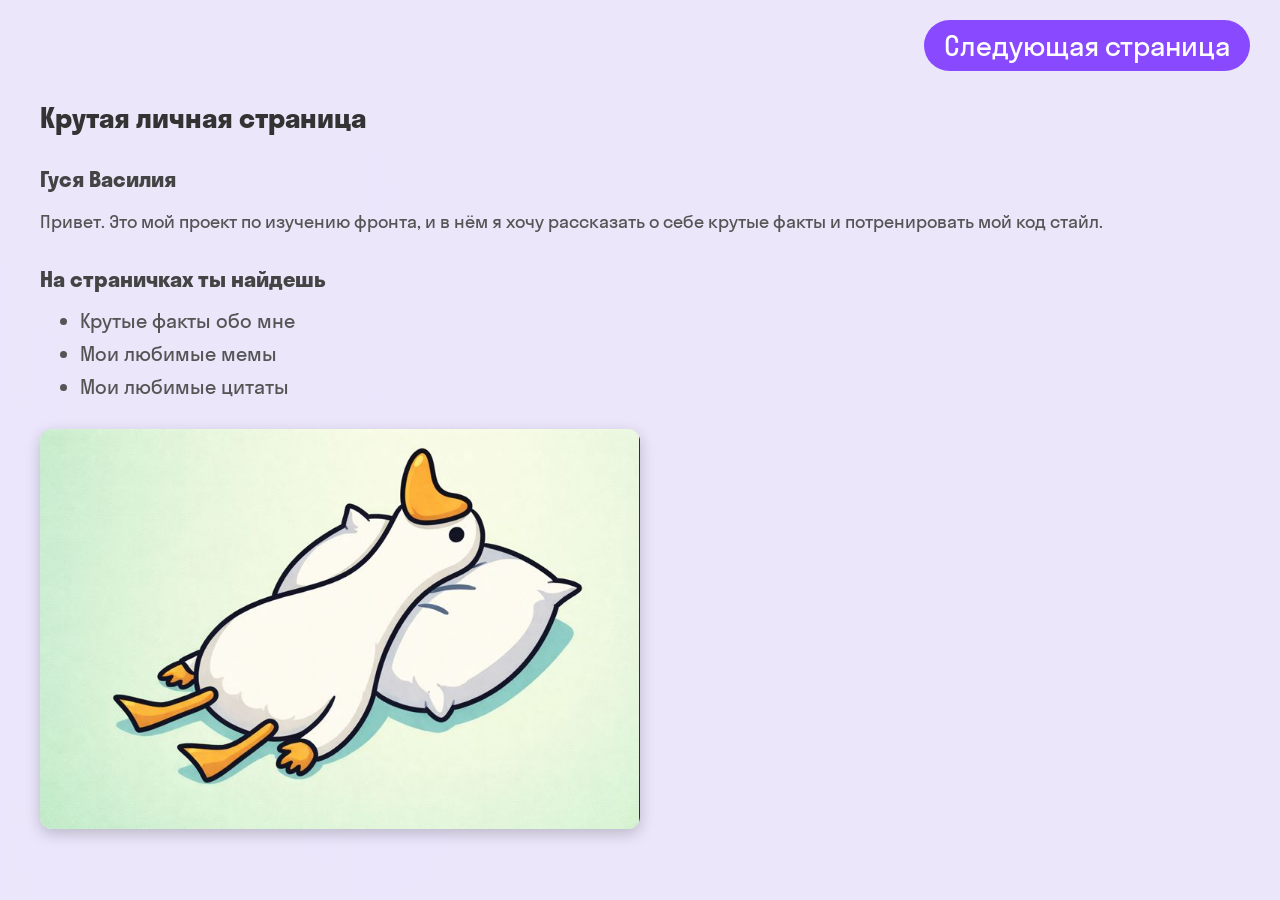
<file: index.html>
<!DOCTYPE html>
<html lang="ru">
<head>
    <meta charset="UTF-8">
    <meta name="viewport" content="width=device-width, initial-scale=1.0">
    <title>My_personal_page</title>
    <link rel="stylesheet" href="./style.css">
</head>
<body>
    <div class="content">

        <a href="facts.html" class="next-page">Следующая страница</a>

        <div>
            <h1>Крутая личная страница</h1>
        </div>

        <div>
            <h2>Гуся Василия</h2>
            <p>Привет. Это мой проект по изучению фронта, и в нём я хочу рассказать о себе крутые факты и потренировать мой код стайл.</p>
        </div>

        <div>
            <h2>На страничках ты найдешь</h2>
            <ul>
                <li>Крутые факты обо мне</li>
                <li>Мои любимые мемы</li>
                <li>Мои любимые цитаты</li>
            </ul>
        </div>

        <img src="./images/goose.jpeg" alt="Гусь">
    </div>
</body>
</html>
</file>
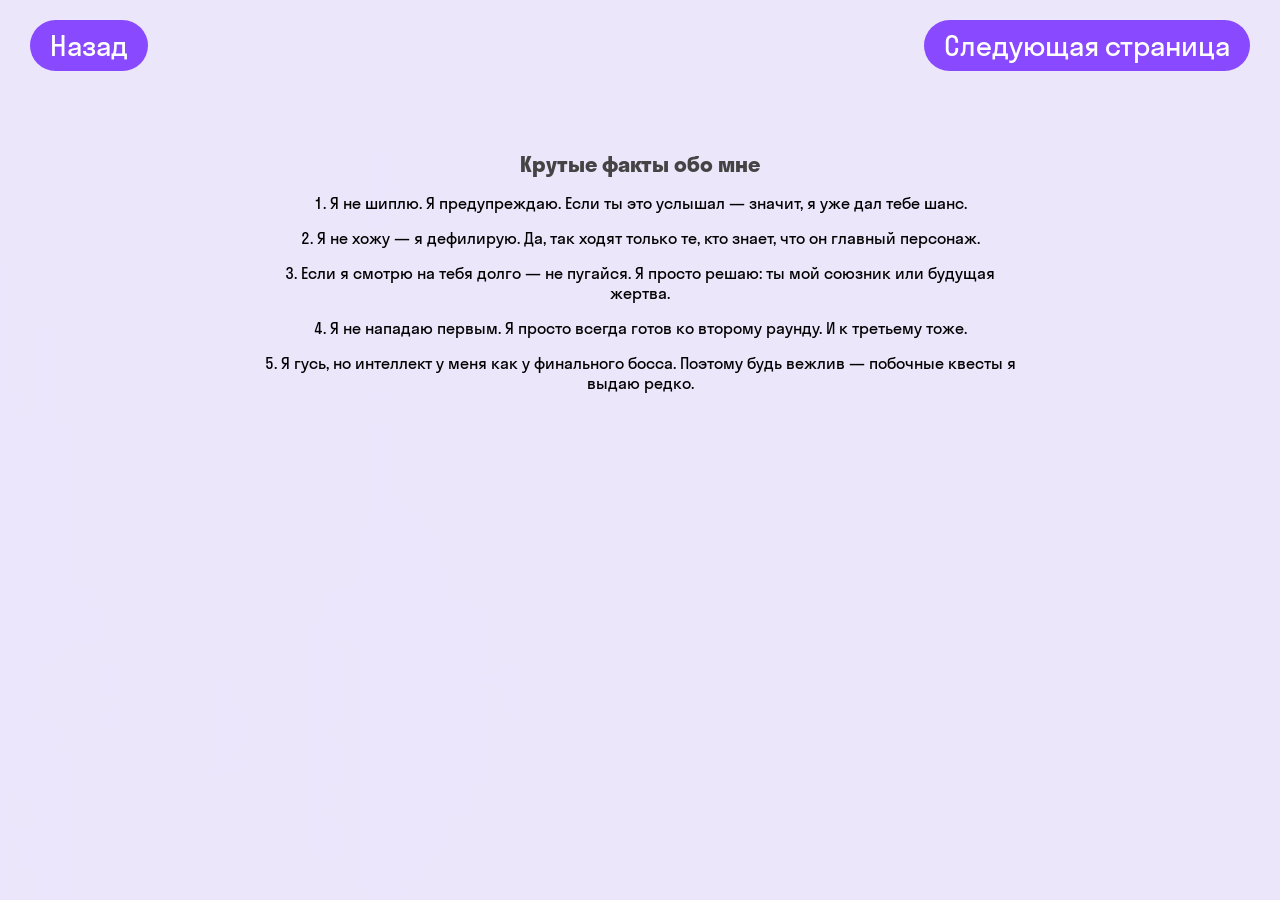
<file: facts.html>
<!DOCTYPE html>
<html lang="ru">
<head>
    <meta charset="UTF-8">
    <meta name="viewport" content="width=device-width, initial-scale=1.0">
    <title>Факты обо мне</title>
    <link rel="stylesheet" href="./style.css">
</head>
<body>
    <div class="content">

        <a href="index.html" class="prev-page">Назад</a>
        <a href="memes.html" class="next-page">Следующая страница</a>

        <div class="facts-text">
            <h2>Крутые факты обо мне</h2>
            <ol>
                <li>Я не шиплю. Я предупреждаю. Если ты это услышал — значит, я уже дал тебе шанс.</li>
                <li>Я не хожу — я дефилирую. Да, так ходят только те, кто знает, что он главный персонаж.</li>
                <li>Если я смотрю на тебя долго — не пугайся. Я просто решаю: ты мой союзник или будущая жертва.</li>
                <li>Я не нападаю первым. Я просто всегда готов ко второму раунду. И к третьему тоже.</li>
                <li>Я гусь, но интеллект у меня как у финального босса. Поэтому будь вежлив — побочные квесты я выдаю редко.</li>
            </ol>
        </div>
    </div>
</body>
</html>
</file>
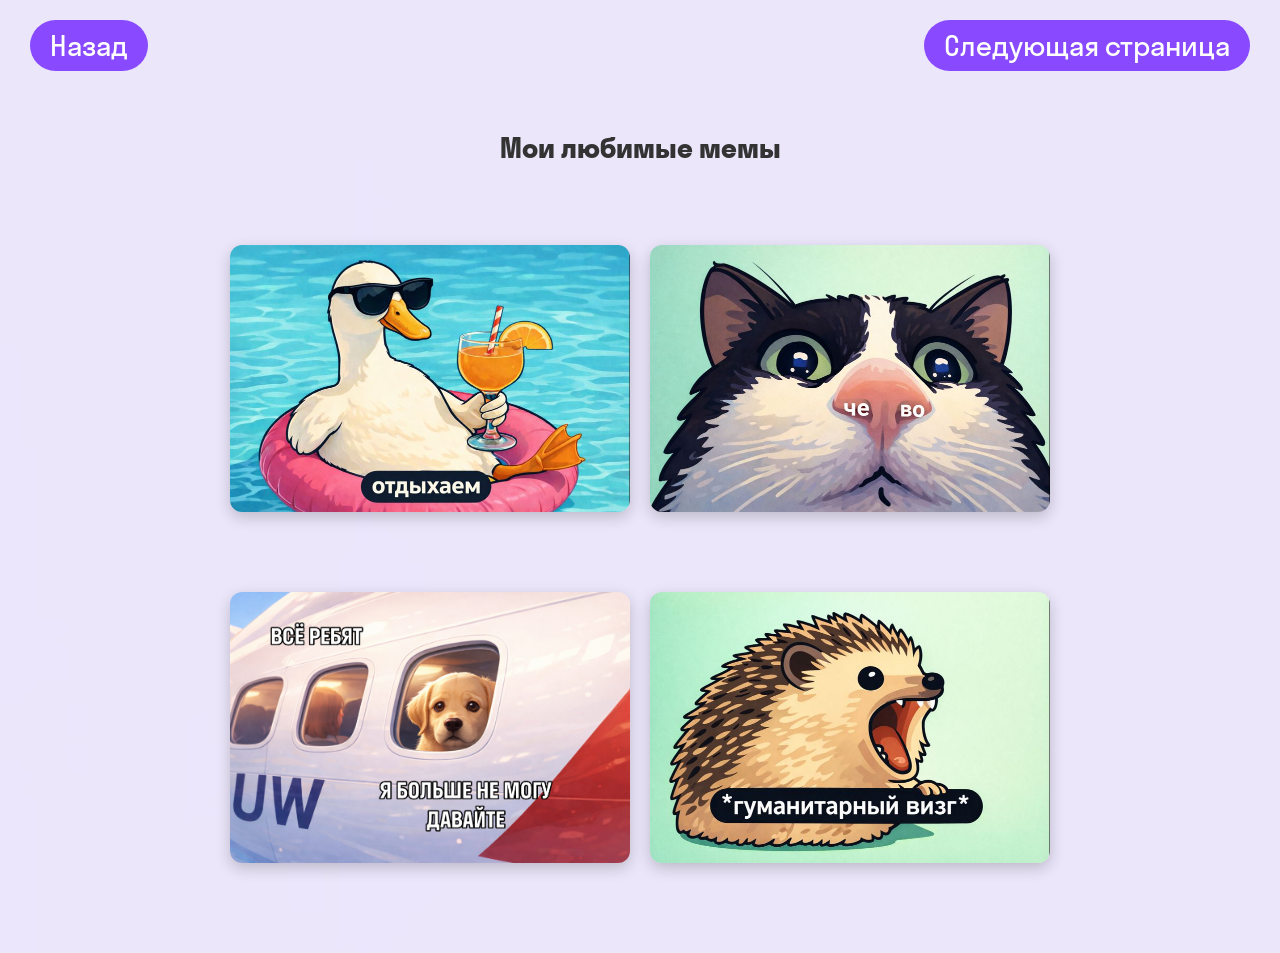
<file: memes.html>
<!DOCTYPE html>
<html lang="ru">
<head>
    <meta charset="UTF-8">
    <meta name="viewport" content="width=device-width, initial-scale=1.0">
    <title>Мои любимые мемы</title>
    <link rel="stylesheet" href="./style.css">
</head>
<body>
    <div class="content">
        <a href="facts.html" class="prev-page">Назад</a>
        <a href="quotes.html" class="next-page">Следующая страница</a>
        <h1 class="centered">Мои любимые мемы</h1>
        <div class="meme-gallery">
            <img src="./images/meme1.jpeg" alt="Капибара">
            <img src="./images/meme2.jpeg" alt="Капибара">
            <img src="./images/meme3.png" alt="Капибара">
            <img src="./images/meme4.jpeg" alt="Капибара">
        </div>
    </div>
</body>
</html>
</file>
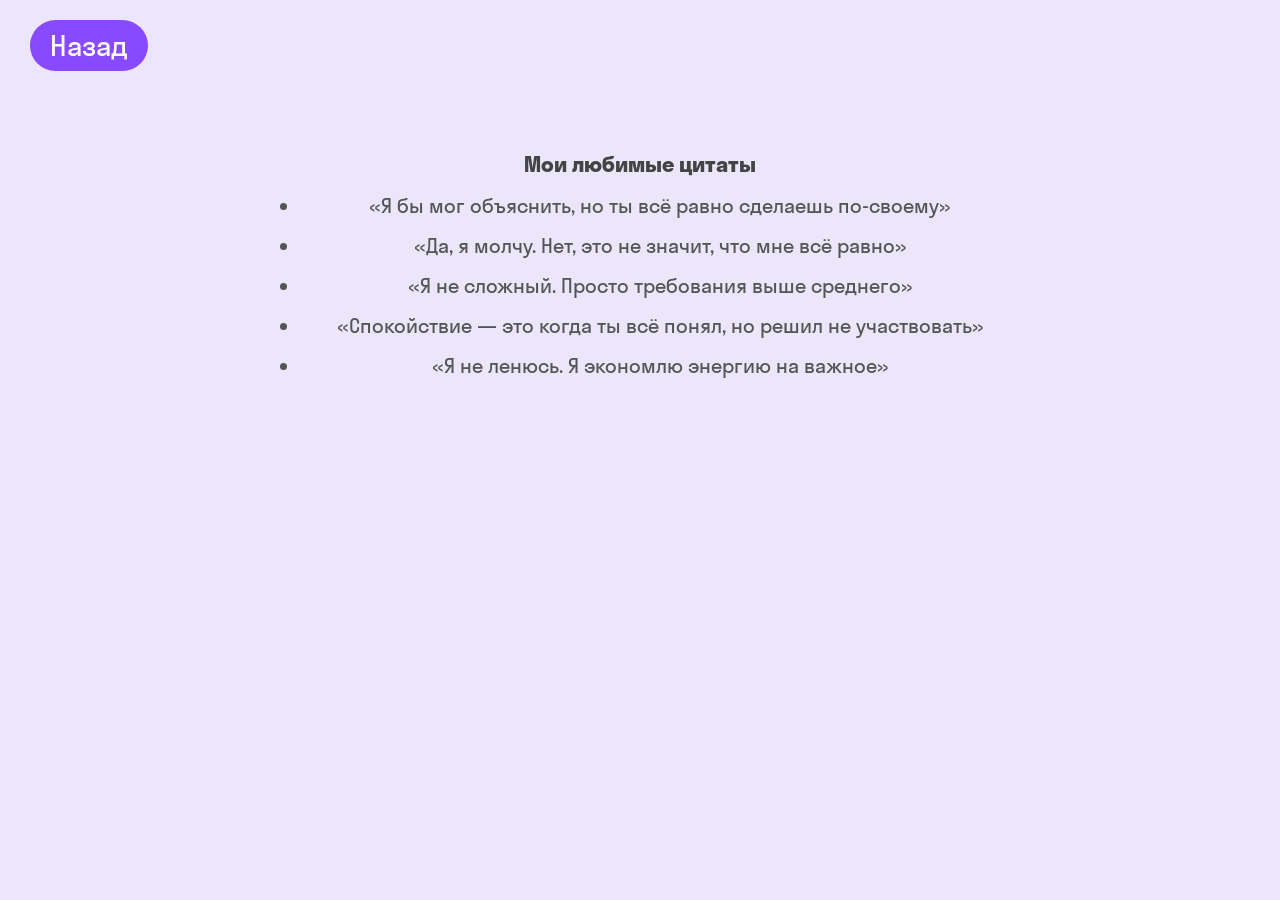
<file: quotes.html>
<!DOCTYPE html>
<html lang="ru">
<head>
    <meta charset="UTF-8">
    <meta name="viewport" content="width=device-width, initial-scale=1.0">
    <title>Мои любимые цитаты</title>
    <link rel="stylesheet" href="./style.css">
</head>
<body>
    <div class="content">
        <a href="memes.html" class="prev-page">Назад</a>

        <div class="facts-text">
            <h2>Мои любимые цитаты</h2>
            <ul>
                <li>«Я бы мог объяснить, но ты всё равно сделаешь по-своему»</li>
                <li>«Да, я молчу. Нет, это не значит, что мне всё равно»</li>
                <li>«Я не сложный. Просто требования выше среднего»</li>
                <li>«Спокойствие — это когда ты всё понял, но решил не участвовать»</li>
                <li>«Я не ленюсь. Я экономлю энергию на важное»</li>
            </ul>
        </div>
    </div>
</body>
</html>
</file>
<file: style.css>
@import url('fonts/main_font.css');

* {
    margin: 0;
    padding: 0;
    box-sizing: border-box;
    font-family: 'StratosSkyeng', sans-serif;
}

body {
    font-family: 'StratosSkyeng', sans-serif;
}

.content {
    min-height: 100vh;
    background-image: url(./images/background.jpg);
    background-size: cover;
    background-position: center;
    background-repeat: no-repeat;
    padding: 100px 40px 40px 40px;
    position: relative;
}

a {
    display: block;
    background-color: #894AFF;
    color: white;
    padding: 11px 30px;
    border-radius: 50px;
    text-decoration: none;
    font-size: 38px;
    position: absolute;
    width: auto;
    z-index: 10;
}

.next-page {
    top: 40px;
    right: 80px;
}

.prev-page {
    top: 40px;
    left: 80px;
}

h1 {
    font-size: 36px;
    margin-bottom: 20px;
    color: #333;
}

h2 {
    font-size: 24px;
    margin: 30px 0 15px 0;
    color: #444;
}

p {
    font-size: 22px;
    line-height: 1.5;
    margin-bottom: 20px;
    color: #555;
}

ul {
    margin: 15px 0 30px 40px;
    font-size: 20px;
    color: #555;
}

li {
    margin: 8px 0;
}

img {
    width: 45%;
    max-width: 600px;
    border-radius: 12px;
    margin: 30px 0;
    display: block;
    box-shadow: 0 5px 15px rgba(0,0,0,0.2);
}

    a {
        font-size: 28px;
        padding: 8px 20px;
    }

    .next-page {
        top: 20px;
        right: 30px;
    }

    .prev-page {
        top: 20px;
        left: 30px;
    }

    h1 {
        font-size: 28px;
    }

    h2 {
        font-size: 22px;
    }

    p {
        font-size: 18px;
    }

    img {
        width: 100%;
    }

    .facts-text {
    text-align: center;
    max-width: 800px;
    margin: 0 auto;
    padding: 20px;
}

.facts-text ol {
    list-style-position: inside;
    padding-left: 0;
}

.facts-text li {
    margin: 15px 0;
    text-align: center;
}

.centered {
    text-align: center;
    margin-top: 30px;
    margin-bottom: 30px;
}

.meme-gallery {
    display: flex;
    flex-wrap: wrap;
    justify-content: center;
    gap: 20px;
    max-width: 1000px;
    margin: 0 auto;
    padding: 20px;
}

.meme-gallery img {
    width: calc(50% - 10px);
    max-width: 400px;
    height: auto;
    border-radius: 12px;
}
</file>
